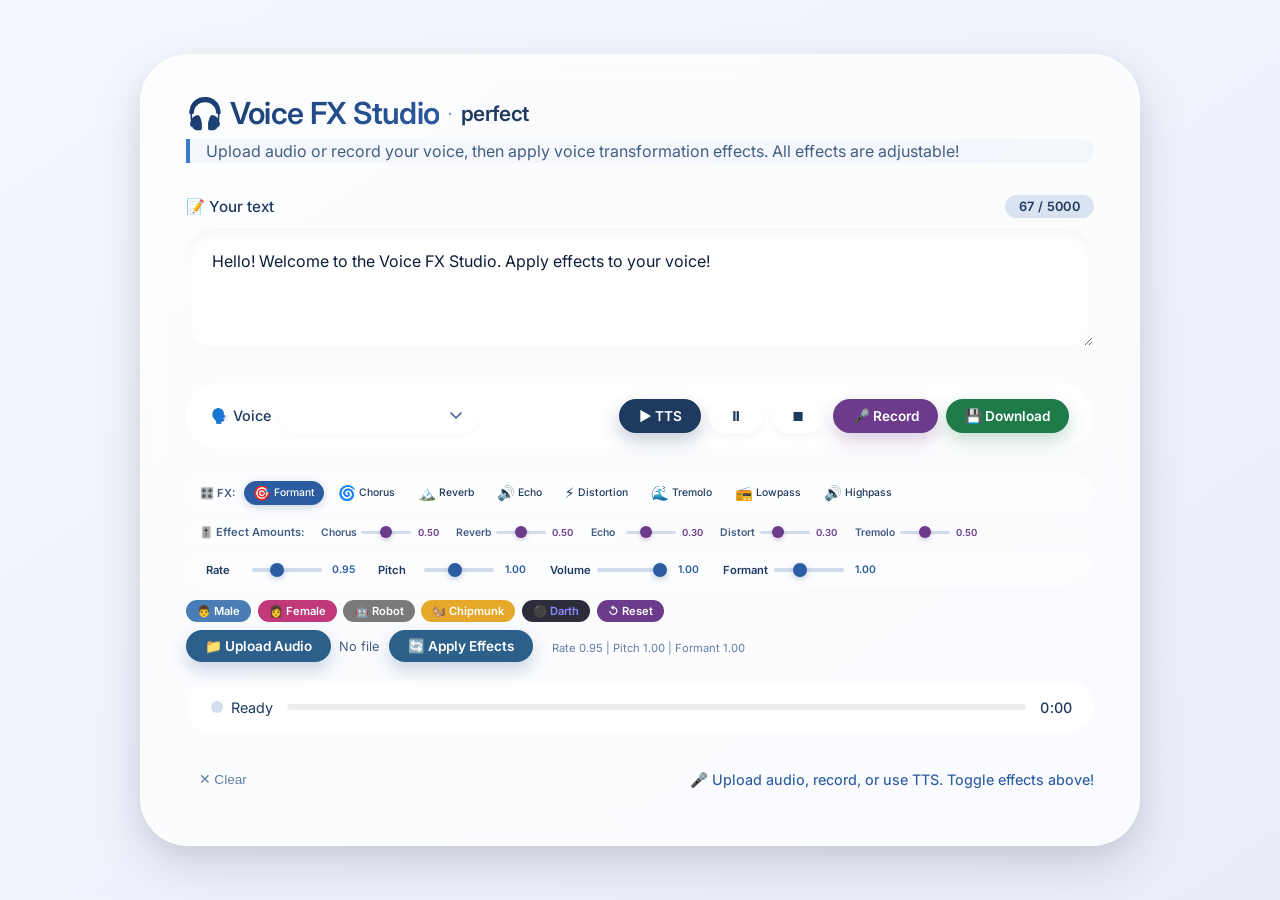
<file: login.html.html>
<!DOCTYPE html>
<html lang="en">
<head>
  <meta charset="UTF-8" />
  <meta name="viewport" content="width=device-width, initial-scale=1.0" />
  <title>✨ Voice FX Studio · Perfect Voice</title>
  <link rel="preconnect" href="https://fonts.googleapis.com" />
  <link rel="preconnect" href="https://fonts.gstatic.com" crossorigin />
  <link href="https://fonts.googleapis.com/css2?family=Inter:opsz,wght@14..32,400;14..32,500;14..32,600;14..32,700&display=swap" rel="stylesheet" />
  <style>
    * {
      margin: 0;
      padding: 0;
      box-sizing: border-box;
    }

    body {
      background: linear-gradient(145deg, #f5f7fe 0%, #e9edf9 100%);
      min-height: 100vh;
      display: flex;
      align-items: center;
      justify-content: center;
      font-family: 'Inter', system-ui, -apple-system, sans-serif;
      padding: 1.5rem;
    }

    .card {
      max-width: 1000px;
      width: 100%;
      background: rgba(255, 255, 255, 0.75);
      backdrop-filter: blur(12px);
      -webkit-backdrop-filter: blur(12px);
      border-radius: 3rem;
      padding: 2.5rem 2.8rem 3rem;
      box-shadow: 0 20px 50px rgba(0, 10, 30, 0.12), 0 8px 24px rgba(0, 20, 40, 0.06), inset 0 1px 2px rgba(255, 255, 255, 0.7);
      border: 1px solid rgba(255, 255, 255, 0.5);
      transition: all 0.2s ease;
    }

    .card:hover {
      box-shadow: 0 30px 60px rgba(18, 30, 60, 0.15);
    }

    h1 {
      display: flex;
      align-items: center;
      gap: 0.5rem;
      font-weight: 600;
      font-size: 1.9rem;
      letter-spacing: -0.02em;
      color: #0b1a33;
      margin-bottom: 0.4rem;
    }

    h1 span {
      background: linear-gradient(135deg, #1a3a6b, #2b5ba0);
      -webkit-background-clip: text;
      -webkit-text-fill-color: transparent;
      background-clip: text;
    }

    .subhead {
      font-size: 1rem;
      color: #445e82;
      margin-bottom: 2rem;
      font-weight: 400;
      border-left: 4px solid #3b7bc9;
      padding-left: 1rem;
      background: rgba(59, 123, 201, 0.04);
      border-radius: 0 12px 12px 0;
      line-height: 1.5;
    }

    .input-section {
      margin-bottom: 2rem;
    }

    .input-label {
      display: flex;
      justify-content: space-between;
      align-items: center;
      font-weight: 500;
      font-size: 0.95rem;
      color: #1f3a5f;
      margin-bottom: 0.6rem;
      flex-wrap: wrap;
      gap: 0.3rem 0.8rem;
    }

    .char-counter {
      background: #dae3f2;
      padding: 0.25rem 0.9rem;
      border-radius: 40px;
      font-size: 0.8rem;
      font-weight: 600;
      color: #1f3a5f;
      letter-spacing: 0.3px;
      white-space: nowrap;
    }

    .char-counter.warning {
      background: #f9e0b0;
      color: #7a5d1a;
    }

    .char-counter.danger {
      background: #f8d0d0;
      color: #a12b2b;
    }

    textarea {
      width: 100%;
      border: none;
      background: white;
      border-radius: 28px;
      padding: 1.3rem 1.6rem;
      font-size: 1rem;
      line-height: 1.6;
      font-family: 'Inter', sans-serif;
      resize: vertical;
      min-height: 120px;
      color: #0c1d38;
      box-shadow: inset 0 6px 12px rgba(0, 10, 30, 0.04), 0 2px 6px rgba(0, 0, 0, 0.02);
      border: 1px solid rgba(255, 255, 255, 0.8);
      transition: box-shadow 0.2s, border 0.2s;
    }

    textarea:focus {
      outline: none;
      border-color: #6f9edb;
      box-shadow: 0 0 0 4px rgba(59, 123, 201, 0.2), inset 0 4px 10px rgba(0, 0, 0, 0.02);
    }

    textarea::placeholder {
      color: #94acc9;
      font-weight: 400;
    }

    .controls {
      display: flex;
      flex-wrap: wrap;
      align-items: center;
      gap: 1rem 1.5rem;
      margin: 1.8rem 0 1.5rem;
      background: rgba(255, 255, 255, 0.4);
      padding: 0.9rem 1.5rem;
      border-radius: 48px;
      backdrop-filter: blur(4px);
      border: 1px solid rgba(255, 255, 255, 0.6);
    }

    .voice-selector {
      display: flex;
      align-items: center;
      gap: 0.5rem;
      flex-wrap: wrap;
    }

    .voice-selector label {
      font-weight: 500;
      color: #1f3a5f;
      font-size: 0.9rem;
    }

    select {
      background: white;
      border: none;
      padding: 0.5rem 1.2rem 0.5rem 1rem;
      border-radius: 40px;
      font-family: 'Inter', sans-serif;
      font-weight: 500;
      color: #0b1a33;
      font-size: 0.9rem;
      box-shadow: 0 2px 6px rgba(0, 0, 0, 0.03);
      border: 1px solid rgba(255, 255, 255, 0.6);
      cursor: pointer;
      transition: 0.15s;
      appearance: none;
      background-image: url("data:image/svg+xml,%3Csvg xmlns='http://www.w3.org/2000/svg' width='12' height='8' viewBox='0 0 12 8'%3E%3Cpath d='M1 1l5 5 5-5' stroke='%232b5ba0' stroke-width='1.5' fill='none' stroke-linecap='round'/%3E%3C/svg%3E");
      background-repeat: no-repeat;
      background-position: right 1rem center;
      padding-right: 2.5rem;
      min-width: 200px;
    }

    select:hover {
      background-color: #f3f7ff;
      border-color: #6f9edb;
    }

    select:focus {
      outline: none;
      box-shadow: 0 0 0 3px rgba(59, 123, 201, 0.25);
    }

    .equalizer {
      display: flex;
      flex-wrap: wrap;
      align-items: center;
      gap: 0.6rem 1.2rem;
      background: rgba(255, 255, 255, 0.3);
      padding: 0.6rem 1.2rem;
      border-radius: 40px;
      border: 1px solid rgba(255, 255, 255, 0.4);
      margin-bottom: 0.8rem;
      width: 100%;
    }

    .eq-control {
      display: flex;
      align-items: center;
      gap: 0.4rem;
    }

    .eq-control label {
      font-size: 0.7rem;
      font-weight: 600;
      color: #1f3a5f;
      min-width: 40px;
    }

    .eq-control input[type="range"] {
      width: 70px;
      height: 4px;
      -webkit-appearance: none;
      background: #d0dceb;
      border-radius: 4px;
      outline: none;
      transition: background 0.2s;
    }

    .eq-control input[type="range"]::-webkit-slider-thumb {
      -webkit-appearance: none;
      width: 14px;
      height: 14px;
      border-radius: 50%;
      background: #2b5ba0;
      cursor: pointer;
      box-shadow: 0 2px 6px rgba(43, 91, 160, 0.3);
      transition: 0.15s;
    }

    .eq-control input[type="range"]::-webkit-slider-thumb:hover {
      transform: scale(1.15);
    }

    .eq-control input[type="range"]::-moz-range-thumb {
      width: 14px;
      height: 14px;
      border-radius: 50%;
      border: none;
      background: #2b5ba0;
      cursor: pointer;
    }

    .eq-value {
      font-size: 0.65rem;
      font-weight: 600;
      color: #2b5ba0;
      min-width: 30px;
      text-align: center;
    }

    .action-buttons {
      display: flex;
      flex: 1;
      justify-content: flex-end;
      gap: 0.5rem;
      flex-wrap: wrap;
    }

    .btn {
      display: inline-flex;
      align-items: center;
      justify-content: center;
      gap: 0.4rem;
      background: white;
      border: none;
      padding: 0.5rem 1.2rem;
      border-radius: 60px;
      font-weight: 600;
      font-size: 0.85rem;
      font-family: 'Inter', sans-serif;
      color: #1f3a5f;
      box-shadow: 0 4px 8px rgba(0, 10, 30, 0.04);
      border: 1px solid rgba(255, 255, 255, 0.7);
      transition: all 0.15s ease;
      cursor: pointer;
      background: rgba(255, 255, 255, 0.7);
      backdrop-filter: blur(2px);
    }

    .btn-primary {
      background: #1f3a5f;
      color: white;
      border: none;
      box-shadow: 0 8px 18px rgba(26, 58, 107, 0.25);
    }

    .btn-primary:hover {
      background: #2b4d7a;
      transform: scale(1.02);
      box-shadow: 0 10px 24px rgba(26, 58, 107, 0.3);
    }

    .btn-primary:active {
      transform: scale(0.97);
    }

    .btn-secondary {
      background: rgba(255, 255, 255, 0.6);
      backdrop-filter: blur(4px);
      border: 1px solid rgba(255, 255, 255, 0.8);
    }

    .btn-secondary:hover {
      background: white;
      border-color: #a0bbdd;
    }

    .btn-success {
      background: #1f7a4a;
      color: white;
      border: none;
      box-shadow: 0 8px 18px rgba(31, 122, 74, 0.25);
    }

    .btn-success:hover {
      background: #26965a;
      transform: scale(1.02);
      box-shadow: 0 10px 24px rgba(31, 122, 74, 0.3);
    }

    .btn-purple {
      background: #6c3b8c;
      color: white;
      border: none;
      box-shadow: 0 8px 18px rgba(108, 59, 140, 0.25);
    }

    .btn-purple:hover {
      background: #7f4aa3;
      transform: scale(1.02);
      box-shadow: 0 10px 24px rgba(108, 59, 140, 0.3);
    }

    .btn-file {
      background: #2c5f8a;
      color: white;
      border: none;
      box-shadow: 0 8px 18px rgba(44, 95, 138, 0.25);
    }

    .btn-file:hover {
      background: #3a78a8;
      transform: scale(1.02);
    }

    .btn:disabled {
      opacity: 0.5;
      pointer-events: none;
      filter: grayscale(0.3);
    }

    .playback-status {
      display: flex;
      align-items: center;
      gap: 0.9rem;
      font-size: 0.9rem;
      color: #1f3a5f;
      background: rgba(255, 255, 255, 0.3);
      padding: 0.3rem 0.3rem 0.3rem 1.5rem;
      border-radius: 60px;
      backdrop-filter: blur(2px);
      border: 1px solid rgba(255, 255, 255, 0.3);
      min-height: 3.2rem;
      flex-wrap: wrap;
    }

    .status-indicator {
      display: flex;
      align-items: center;
      gap: 0.5rem;
    }

    .pulse-dot {
      display: inline-block;
      width: 12px;
      height: 12px;
      background: #3b7bc9;
      border-radius: 20px;
      transition: 0.2s;
    }

    .pulse-dot.idle {
      background: #b2c9e5;
      opacity: 0.6;
    }

    .pulse-dot.speaking {
      background: #1f8b4c;
      animation: pulse 1s infinite;
      box-shadow: 0 0 0 2px rgba(31, 139, 76, 0.3);
    }

    .pulse-dot.recording {
      background: #c0392b;
      animation: pulse 0.6s infinite;
      box-shadow: 0 0 0 2px rgba(192, 57, 43, 0.3);
    }

    @keyframes pulse {
      0% {
        transform: scale(1);
        opacity: 1;
      }
      50% {
        transform: scale(1.2);
        opacity: 0.7;
      }
      100% {
        transform: scale(1);
        opacity: 1;
      }
    }

    .progress-bar {
      flex: 1;
      min-width: 100px;
      height: 6px;
      background: rgba(0, 0, 0, 0.07);
      border-radius: 20px;
      overflow: hidden;
    }

    .progress-fill {
      height: 100%;
      width: 0%;
      background: linear-gradient(90deg, #2b5ba0, #5f92d4);
      border-radius: 20px;
      transition: width 0.1s linear;
    }

    .time-label {
      font-variant-numeric: tabular-nums;
      font-weight: 500;
      color: #1f3a5f;
      letter-spacing: 0.3px;
      min-width: 48px;
    }

    .footer-actions {
      margin-top: 1.8rem;
      display: flex;
      flex-wrap: wrap;
      align-items: center;
      justify-content: space-between;
      gap: 0.8rem;
    }

    .clear-btn {
      background: transparent;
      border: none;
      color: #5f7da3;
      font-weight: 500;
      font-size: 0.85rem;
      padding: 0.3rem 0.8rem;
      border-radius: 30px;
      cursor: pointer;
      transition: 0.15s;
      display: flex;
      align-items: center;
      gap: 0.3rem;
    }

    .clear-btn:hover {
      background: rgba(0, 0, 0, 0.03);
      color: #1a2f4b;
    }

    .message {
      margin-top: 0.6rem;
      font-size: 0.9rem;
      color: #2b5ba0;
      min-height: 1.6rem;
      font-weight: 450;
    }

    .download-progress {
      margin-top: 0.5rem;
      height: 4px;
      width: 100%;
      background: #e0e7f0;
      border-radius: 4px;
      overflow: hidden;
      display: none;
    }

    .download-progress.active {
      display: block;
    }

    .download-progress-bar {
      height: 100%;
      width: 0%;
      background: linear-gradient(90deg, #27ae60, #2ecc71);
      border-radius: 4px;
      transition: width 0.3s ease;
    }

    .file-input-wrapper {
      display: inline-flex;
      align-items: center;
      gap: 0.5rem;
      flex-wrap: wrap;
    }

    .file-input-wrapper input[type="file"] {
      display: none;
    }

    .file-label {
      display: inline-flex;
      align-items: center;
      gap: 0.5rem;
      padding: 0.5rem 1.2rem;
      border-radius: 60px;
      font-weight: 600;
      font-size: 0.85rem;
      font-family: 'Inter', sans-serif;
      background: #2c5f8a;
      color: white;
      border: none;
      cursor: pointer;
      transition: all 0.15s ease;
      box-shadow: 0 8px 18px rgba(44, 95, 138, 0.25);
    }

    .file-label:hover {
      background: #3a78a8;
      transform: scale(1.02);
    }

    .file-label:active {
      transform: scale(0.97);
    }

    .file-name {
      font-size: 0.8rem;
      color: #445e82;
      max-width: 150px;
      overflow: hidden;
      text-overflow: ellipsis;
      white-space: nowrap;
    }

    .preset-buttons {
      display: flex;
      gap: 0.4rem;
      flex-wrap: wrap;
      margin: 0.3rem 0 0.5rem 0;
    }

    .preset-btn {
      padding: 0.25rem 0.7rem;
      border-radius: 20px;
      border: none;
      font-size: 0.7rem;
      font-weight: 600;
      cursor: pointer;
      transition: all 0.15s ease;
      font-family: 'Inter', sans-serif;
    }

    .preset-btn:hover {
      transform: scale(1.05);
    }

    .preset-male {
      background: #4a7db5;
      color: white;
    }

    .preset-female {
      background: #c0397a;
      color: white;
    }

    .preset-robot {
      background: #7a7a7a;
      color: white;
    }

    .preset-chipmunk {
      background: #e6a82b;
      color: white;
    }

    .preset-darth {
      background: #2c2c3a;
      color: #8a8aff;
    }

    .voice-info {
      font-size: 0.7rem;
      color: #5f7da3;
      background: rgba(255, 255, 255, 0.4);
      padding: 0.15rem 0.6rem;
      border-radius: 12px;
      display: inline-block;
      margin-top: 0.2rem;
    }

    .effect-toggles {
      display: flex;
      flex-wrap: wrap;
      gap: 0.3rem;
      margin: 0.3rem 0 0.5rem 0;
      padding: 0.4rem 0.8rem;
      background: rgba(255, 255, 255, 0.3);
      border-radius: 20px;
      border: 1px solid rgba(255, 255, 255, 0.4);
      align-items: center;
    }

    .effect-toggle {
      display: flex;
      align-items: center;
      gap: 0.2rem;
      font-size: 0.7rem;
      font-weight: 500;
      color: #1f3a5f;
      cursor: pointer;
      padding: 0.15rem 0.5rem;
      border-radius: 12px;
      transition: all 0.15s ease;
      background: rgba(255, 255, 255, 0.3);
      border: 1px solid transparent;
    }

    .effect-toggle:hover {
      background: rgba(255, 255, 255, 0.6);
    }

    .effect-toggle.active {
      background: #2b5ba0;
      color: white;
      box-shadow: 0 2px 8px rgba(43, 91, 160, 0.25);
      border-color: #2b5ba0;
    }

    .effect-toggle input[type="checkbox"] {
      display: none;
    }

    .effect-label {
      display: flex;
      align-items: center;
      gap: 0.2rem;
    }

    .effect-label .emoji {
      font-size: 0.9rem;
    }

    .effect-label .name {
      font-size: 0.65rem;
    }

    .effects-sliders {
      display: flex;
      flex-wrap: wrap;
      gap: 0.4rem 1rem;
      align-items: center;
      background: rgba(255, 255, 255, 0.2);
      padding: 0.3rem 0.8rem;
      border-radius: 16px;
      margin-bottom: 0.5rem;
    }

    .effects-sliders .slider-group {
      display: flex;
      align-items: center;
      gap: 0.3rem;
    }

    .effects-sliders .slider-group label {
      font-size: 0.65rem;
      font-weight: 600;
      color: #445e82;
      min-width: 30px;
    }

    .effects-sliders .slider-group input[type="range"] {
      width: 50px;
      height: 3px;
      -webkit-appearance: none;
      background: #d0dceb;
      border-radius: 4px;
      outline: none;
    }

    .effects-sliders .slider-group input[type="range"]::-webkit-slider-thumb {
      -webkit-appearance: none;
      width: 12px;
      height: 12px;
      border-radius: 50%;
      background: #6c3b8c;
      cursor: pointer;
      box-shadow: 0 2px 4px rgba(108, 59, 140, 0.3);
    }

    .effects-sliders .slider-group input[type="range"]::-moz-range-thumb {
      width: 12px;
      height: 12px;
      border-radius: 50%;
      border: none;
      background: #6c3b8c;
      cursor: pointer;
    }

    .effects-sliders .slider-group .val {
      font-size: 0.6rem;
      font-weight: 600;
      color: #6c3b8c;
      min-width: 24px;
      text-align: center;
    }

    @media (max-width: 600px) {
      .card {
        padding: 1.8rem 1.2rem 2rem;
        border-radius: 2rem;
      }
      .controls {
        flex-direction: column;
        align-items: stretch;
        gap: 0.8rem;
        padding: 1.2rem;
        border-radius: 32px;
      }
      .action-buttons {
        justify-content: stretch;
      }
      .btn {
        flex: 1;
        justify-content: center;
        font-size: 0.8rem;
        padding: 0.4rem 0.8rem;
      }
      .playback-status {
        padding: 0.5rem 0.8rem 0.5rem 1.2rem;
        gap: 0.5rem;
      }
      .voice-selector {
        flex-wrap: wrap;
      }
      .equalizer {
        flex-direction: column;
        align-items: stretch;
        gap: 0.4rem;
      }
      .eq-control input[type="range"] {
        width: 100%;
        flex: 1;
      }
      .eq-control {
        flex-wrap: wrap;
      }
      select {
        min-width: 100%;
      }
      .preset-buttons {
        justify-content: center;
      }
      .effect-toggles {
        justify-content: center;
      }
      .effects-sliders {
        flex-direction: column;
        align-items: stretch;
        gap: 0.3rem;
      }
      .effects-sliders .slider-group {
        justify-content: space-between;
      }
      .effects-sliders .slider-group input[type="range"] {
        flex: 1;
        width: auto;
      }
    }

    @media (max-width: 450px) {
      h1 {
        font-size: 1.6rem;
      }
      textarea {
        min-height: 100px;
        padding: 1rem;
      }
    }
  </style>
</head>
<body>

  <div class="card">
    <h1>
      <span>🎧 Voice FX Studio</span>
      <span style="font-weight:300; font-size:1.6rem; background: none; -webkit-text-fill-color: #8aa3c7;">·</span>
      <span style="font-size:1.3rem; background: none; -webkit-text-fill-color: #1f3a5f;">perfect</span>
    </h1>
    <div class="subhead">
      Upload audio or record your voice, then apply voice transformation effects. All effects are adjustable!
    </div>

    <div class="input-section">
      <div class="input-label">
        <label for="textInput">📝 Your text</label>
        <span class="char-counter" id="charCounter">0 / 5000</span>
      </div>
      <textarea id="textInput" placeholder="Write something… or just use this for TTS">Hello! Welcome to the Voice FX Studio. Apply effects to your voice!</textarea>
    </div>

    <div class="controls">
      <div class="voice-selector">
        <label for="voiceSelect">🗣️ Voice</label>
        <select id="voiceSelect"></select>
      </div>
      <div class="action-buttons">
        <button class="btn btn-primary" id="speakBtn">▶ TTS</button>
        <button class="btn btn-secondary" id="pauseBtn">⏸</button>
        <button class="btn btn-secondary" id="stopBtn">⏹</button>
        <button class="btn btn-purple" id="recordBtn">🎤 Record</button>
        <button class="btn btn-success" id="downloadBtn">💾 Download</button>
      </div>
    </div>

    <!-- Effect Toggles -->
    <div class="effect-toggles" id="effectToggles">
      <span style="font-size:0.7rem;font-weight:600;color:#445e82;margin-right:0.2rem;">🎛️ FX:</span>
      <label class="effect-toggle active" data-effect="formant">
        <input type="checkbox" checked />
        <span class="effect-label"><span class="emoji">🎯</span><span class="name">Formant</span></span>
      </label>
      <label class="effect-toggle" data-effect="chorus">
        <input type="checkbox" />
        <span class="effect-label"><span class="emoji">🌀</span><span class="name">Chorus</span></span>
      </label>
      <label class="effect-toggle" data-effect="reverb">
        <input type="checkbox" />
        <span class="effect-label"><span class="emoji">🏔️</span><span class="name">Reverb</span></span>
      </label>
      <label class="effect-toggle" data-effect="echo">
        <input type="checkbox" />
        <span class="effect-label"><span class="emoji">🔊</span><span class="name">Echo</span></span>
      </label>
      <label class="effect-toggle" data-effect="distortion">
        <input type="checkbox" />
        <span class="effect-label"><span class="emoji">⚡</span><span class="name">Distortion</span></span>
      </label>
      <label class="effect-toggle" data-effect="tremolo">
        <input type="checkbox" />
        <span class="effect-label"><span class="emoji">🌊</span><span class="name">Tremolo</span></span>
      </label>
      <label class="effect-toggle" data-effect="lowpass">
        <input type="checkbox" />
        <span class="effect-label"><span class="emoji">📻</span><span class="name">Lowpass</span></span>
      </label>
      <label class="effect-toggle" data-effect="highpass">
        <input type="checkbox" />
        <span class="effect-label"><span class="emoji">🔊</span><span class="name">Highpass</span></span>
      </label>
    </div>

    <!-- Effect Sliders (new adjustable effects) -->
    <div class="effects-sliders" id="effectsSliders">
      <span style="font-size:0.7rem;font-weight:600;color:#445e82;">🎚️ Effect Amounts:</span>
      <div class="slider-group">
        <label>Chorus</label>
        <input type="range" id="chorusAmount" min="0" max="1" step="0.05" value="0.5" />
        <span class="val" id="chorusVal">0.50</span>
      </div>
      <div class="slider-group">
        <label>Reverb</label>
        <input type="range" id="reverbAmount" min="0" max="1" step="0.05" value="0.5" />
        <span class="val" id="reverbVal">0.50</span>
      </div>
      <div class="slider-group">
        <label>Echo</label>
        <input type="range" id="echoAmount" min="0" max="0.8" step="0.05" value="0.3" />
        <span class="val" id="echoVal">0.30</span>
      </div>
      <div class="slider-group">
        <label>Distort</label>
        <input type="range" id="distortAmount" min="0" max="1" step="0.05" value="0.3" />
        <span class="val" id="distortVal">0.30</span>
      </div>
      <div class="slider-group">
        <label>Tremolo</label>
        <input type="range" id="tremoloAmount" min="0" max="1" step="0.05" value="0.5" />
        <span class="val" id="tremoloVal">0.50</span>
      </div>
    </div>

    <!-- Equalizer Controls -->
    <div class="equalizer">
      <div class="eq-control">
        <label>Rate</label>
        <input type="range" id="rateControl" min="0.25" max="2.5" step="0.05" value="0.95" />
        <span class="eq-value" id="rateValue">0.95</span>
      </div>
      <div class="eq-control">
        <label>Pitch</label>
        <input type="range" id="pitchControl" min="0.25" max="2.0" step="0.05" value="1.0" />
        <span class="eq-value" id="pitchValue">1.00</span>
      </div>
      <div class="eq-control">
        <label>Volume</label>
        <input type="range" id="volumeControl" min="0" max="1" step="0.05" value="1.0" />
        <span class="eq-value" id="volumeValue">1.00</span>
      </div>
      <div class="eq-control">
        <label>Formant</label>
        <input type="range" id="formantControl" min="0.5" max="2.0" step="0.05" value="1.0" />
        <span class="eq-value" id="formantValue">1.00</span>
      </div>
    </div>

    <!-- Preset Buttons -->
    <div class="preset-buttons">
      <button class="preset-btn preset-male" data-rate="0.85" data-pitch="0.85" data-formant="0.80">👨 Male</button>
      <button class="preset-btn preset-female" data-rate="1.15" data-pitch="1.35" data-formant="1.30">👩 Female</button>
      <button class="preset-btn preset-robot" data-rate="1.2" data-pitch="0.6" data-formant="0.5">🤖 Robot</button>
      <button class="preset-btn preset-chipmunk" data-rate="1.8" data-pitch="1.8" data-formant="1.6">🐿️ Chipmunk</button>
      <button class="preset-btn preset-darth" data-rate="0.7" data-pitch="0.5" data-formant="0.5">⚫ Darth</button>
      <button class="preset-btn" style="background:#6c3b8c;color:white;" id="resetPresetBtn">↺ Reset</button>
    </div>

    <div style="display: flex; flex-wrap: wrap; gap: 0.6rem; margin-bottom: 1.2rem; align-items: center;">
      <div class="file-input-wrapper">
        <label for="fileInput" class="file-label">📁 Upload Audio</label>
        <input type="file" id="fileInput" accept="audio/*" />
        <span class="file-name" id="fileName">No file</span>
      </div>
      <button class="btn btn-file" id="convertFileBtn">🔄 Apply Effects</button>
      <span class="voice-info" id="voiceInfo">Rate 0.95 | Pitch 1.00 | Formant 1.00</span>
    </div>

    <div class="playback-status">
      <div class="status-indicator">
        <span class="pulse-dot idle" id="statusDot"></span>
        <span id="statusText">Ready</span>
      </div>
      <div class="progress-bar" id="progressBar">
        <div class="progress-fill" id="progressFill"></div>
      </div>
      <span class="time-label" id="timeLabel">0:00</span>
    </div>

    <div class="download-progress" id="downloadProgress">
      <div class="download-progress-bar" id="downloadProgressBar"></div>
    </div>

    <div class="footer-actions">
      <button class="clear-btn" id="clearBtn">✕ Clear</button>
      <div class="message" id="messageBox">✨ Upload audio or record, then toggle effects!</div>
    </div>
  </div>

  <script>
    (function() {
      "use strict";

      // DOM refs
      const textarea = document.getElementById('textInput');
      const charCounter = document.getElementById('charCounter');
      const voiceSelect = document.getElementById('voiceSelect');
      const speakBtn = document.getElementById('speakBtn');
      const pauseBtn = document.getElementById('pauseBtn');
      const stopBtn = document.getElementById('stopBtn');
      const downloadBtn = document.getElementById('downloadBtn');
      const clearBtn = document.getElementById('clearBtn');
      const recordBtn = document.getElementById('recordBtn');
      const convertFileBtn = document.getElementById('convertFileBtn');
      const fileInput = document.getElementById('fileInput');
      const fileName = document.getElementById('fileName');
      const statusDot = document.getElementById('statusDot');
      const statusText = document.getElementById('statusText');
      const progressFill = document.getElementById('progressFill');
      const timeLabel = document.getElementById('timeLabel');
      const messageBox = document.getElementById('messageBox');
      const downloadProgress = document.getElementById('downloadProgress');
      const downloadProgressBar = document.getElementById('downloadProgressBar');
      const voiceInfo = document.getElementById('voiceInfo');
      const resetPresetBtn = document.getElementById('resetPresetBtn');

      // Equalizer controls
      const rateControl = document.getElementById('rateControl');
      const pitchControl = document.getElementById('pitchControl');
      const volumeControl = document.getElementById('volumeControl');
      const formantControl = document.getElementById('formantControl');
      const rateValue = document.getElementById('rateValue');
      const pitchValue = document.getElementById('pitchValue');
      const volumeValue = document.getElementById('volumeValue');
      const formantValue = document.getElementById('formantValue');

      // Effect amount sliders
      const chorusAmount = document.getElementById('chorusAmount');
      const reverbAmount = document.getElementById('reverbAmount');
      const echoAmount = document.getElementById('echoAmount');
      const distortAmount = document.getElementById('distortAmount');
      const tremoloAmount = document.getElementById('tremoloAmount');
      const chorusVal = document.getElementById('chorusVal');
      const reverbVal = document.getElementById('reverbVal');
      const echoVal = document.getElementById('echoVal');
      const distortVal = document.getElementById('distortVal');
      const tremoloVal = document.getElementById('tremoloVal');

      const MAX_CHARS = 5000;

      // State
      let speechSynthesis = window.speechSynthesis;
      let utterance = null;
      let isSpeaking = false;
      let isPaused = false;
      let currentVoice = null;
      let progressInterval = null;
      let currentDuration = 0;
      let isRecording = false;
      let audioChunks = [];
      let mediaRecorder = null;
      let recordingStream = null;
      let isChangingVoice = false;
      let uploadedAudioBuffer = null;
      let audioContext = null;
      let currentSource = null;
      let currentGainNode = null;
      let currentFilterNodes = [];
      let currentDelayNode = null;
      let currentConvolver = null;
      let currentOscillator = null;
      let currentChorusOsc = null;

      // Update effect slider displays
      function updateEffectDisplays() {
        chorusVal.textContent = parseFloat(chorusAmount.value).toFixed(2);
        reverbVal.textContent = parseFloat(reverbAmount.value).toFixed(2);
        echoVal.textContent = parseFloat(echoAmount.value).toFixed(2);
        distortVal.textContent = parseFloat(distortAmount.value).toFixed(2);
        tremoloVal.textContent = parseFloat(tremoloAmount.value).toFixed(2);
      }

      chorusAmount.addEventListener('input', updateEffectDisplays);
      reverbAmount.addEventListener('input', updateEffectDisplays);
      echoAmount.addEventListener('input', updateEffectDisplays);
      distortAmount.addEventListener('input', updateEffectDisplays);
      tremoloAmount.addEventListener('input', updateEffectDisplays);
      updateEffectDisplays();

      // ----- Update voice info display -----
      function updateVoiceInfo() {
        const rate = parseFloat(rateControl.value);
        const pitch = parseFloat(pitchControl.value);
        const formant = parseFloat(formantControl.value);
        voiceInfo.textContent = `Rate ${rate.toFixed(2)} | Pitch ${pitch.toFixed(2)} | Formant ${formant.toFixed(2)}`;
      }

      // ----- Effect toggles -----
      function getActiveEffects() {
        const toggles = document.querySelectorAll('.effect-toggle');
        const active = [];
        toggles.forEach(toggle => {
          const checkbox = toggle.querySelector('input[type="checkbox"]');
          if (checkbox && checkbox.checked) {
            active.push(toggle.dataset.effect);
          }
        });
        return active;
      }

      document.querySelectorAll('.effect-toggle').forEach(toggle => {
        toggle.addEventListener('click', function(e) {
          if (e.target.tagName === 'INPUT') return;
          const checkbox = this.querySelector('input[type="checkbox"]');
          if (checkbox) {
            checkbox.checked = !checkbox.checked;
            this.classList.toggle('active');
          }
        });
        const checkbox = toggle.querySelector('input[type="checkbox"]');
        if (checkbox) {
          checkbox.addEventListener('change', function() {
            toggle.classList.toggle('active', this.checked);
          });
        }
      });

      // ----- character counter -----
      function updateCharCount() {
        const len = textarea.value.length;
        charCounter.textContent = `${len} / ${MAX_CHARS}`;
        charCounter.classList.remove('warning', 'danger');
        if (len > MAX_CHARS) {
          charCounter.classList.add('danger');
          textarea.value = textarea.value.substring(0, MAX_CHARS);
          updateCharCount();
          messageBox.textContent = `⚠️ Limit is ${MAX_CHARS} characters. Text was trimmed.`;
          return;
        } else if (len > MAX_CHARS * 0.85) {
          charCounter.classList.add('warning');
        }
      }

      textarea.addEventListener('input', function(e) {
        const len = textarea.value.length;
        if (len > MAX_CHARS) {
          textarea.value = textarea.value.substring(0, MAX_CHARS);
          messageBox.textContent = `⚠️ Maximum ${MAX_CHARS} characters allowed. Extra text removed.`;
        }
        updateCharCount();
        if (!isSpeaking && !isPaused) {
          progressFill.style.width = '0%';
          timeLabel.textContent = '0:00';
          clearProgressInterval();
        }
      });
      updateCharCount();

      // ----- Equalizer controls -----
      function updateRateDisplay() {
        rateValue.textContent = parseFloat(rateControl.value).toFixed(2);
        updateVoiceInfo();
      }

      function updatePitchDisplay() {
        pitchValue.textContent = parseFloat(pitchControl.value).toFixed(2);
        updateVoiceInfo();
      }

      function updateVolumeDisplay() {
        volumeValue.textContent = parseFloat(volumeControl.value).toFixed(2);
      }

      function updateFormantDisplay() {
        formantValue.textContent = parseFloat(formantControl.value).toFixed(2);
        updateVoiceInfo();
      }

      rateControl.addEventListener('input', updateRateDisplay);
      pitchControl.addEventListener('input', updatePitchDisplay);
      volumeControl.addEventListener('input', updateVolumeDisplay);
      formantControl.addEventListener('input', updateFormantDisplay);

      // ----- Preset buttons -----
      document.querySelectorAll('.preset-btn[data-rate]').forEach(btn => {
        btn.addEventListener('click', function() {
          const rate = parseFloat(this.dataset.rate);
          const pitch = parseFloat(this.dataset.pitch);
          const formant = parseFloat(this.dataset.formant);
          rateControl.value = rate;
          pitchControl.value = pitch;
          formantControl.value = formant;
          updateRateDisplay();
          updatePitchDisplay();
          updateFormantDisplay();
          messageBox.textContent = `🎛️ Applied preset: ${this.textContent.trim()}`;
        });
      });

      resetPresetBtn.addEventListener('click', function() {
        rateControl.value = 0.95;
        pitchControl.value = 1.0;
        formantControl.value = 1.0;
        chorusAmount.value = 0.5;
        reverbAmount.value = 0.5;
        echoAmount.value = 0.3;
        distortAmount.value = 0.3;
        tremoloAmount.value = 0.5;
        updateRateDisplay();
        updatePitchDisplay();
        updateFormantDisplay();
        updateEffectDisplays();
        messageBox.textContent = '↺ Reset to default settings';
      });

      // ----- voices -----
      function loadVoices() {
        const available = speechSynthesis.getVoices();
        if (!available || available.length === 0) return;

        const currentSelected = voiceSelect.value;
        voiceSelect.innerHTML = '';

        const enVoices = available.filter(v => v.lang.startsWith('en'));
        const maleVoices = [];
        const femaleVoices = [];
        const otherVoices = [];

        enVoices.forEach(voice => {
          const name = voice.name.toLowerCase();
          if (name.includes('male') || name.includes('man') || name.includes('guy') ||
              name.includes('david') || name.includes('daniel') || name.includes('mark') ||
              name.includes('john') || name.includes('james') || name.includes('michael') ||
              name.includes('robert') || name.includes('william') || name.includes('thomas') ||
              name.includes('christopher') || name.includes('matthew') || name.includes('andrew') ||
              name.includes('paul') || name.includes('george') || name.includes('jack') ||
              name.includes('oliver') || name.includes('charlie') || name.includes('harry') ||
              name.includes('jake') || name.includes('liam') || name.includes('noah') ||
              name.includes('ethan') || name.includes('logan') || name.includes('ben') ||
              name.includes('sam') || name.includes('alex') || name.includes('max')) {
            maleVoices.push(voice);
          } else if (name.includes('female') || name.includes('woman') || name.includes('girl') ||
                     name.includes('sarah') || name.includes('emma') || name.includes('olivia') ||
                     name.includes('ava') || name.includes('mia') || name.includes('sophia') ||
                     name.includes('amelia') || name.includes('elizabeth') || name.includes('charlotte') ||
                     name.includes('grace') || name.includes('hannah') || name.includes('lily') ||
                     name.includes('rose') || name.includes('ella') || name.includes('sophie') ||
                     name.includes('zoe') || name.includes('luna') || name.includes('stella')) {
            femaleVoices.push(voice);
          } else {
            otherVoices.push(voice);
          }
        });

        if (maleVoices.length > 0) {
          const maleGroup = document.createElement('optgroup');
          maleGroup.label = '👨 Male Voices';
          maleVoices.forEach(voice => {
            const option = document.createElement('option');
            option.value = voice.voiceURI;
            option.textContent = `${voice.name} (${voice.lang})`;
            maleGroup.appendChild(option);
          });
          voiceSelect.appendChild(maleGroup);
        }

        if (femaleVoices.length > 0) {
          const femaleGroup = document.createElement('optgroup');
          femaleGroup.label = '👩 Female Voices';
          femaleVoices.forEach(voice => {
            const option = document.createElement('option');
            option.value = voice.voiceURI;
            option.textContent = `${voice.name} (${voice.lang})`;
            femaleGroup.appendChild(option);
          });
          voiceSelect.appendChild(femaleGroup);
        }

        if (otherVoices.length > 0) {
          const otherGroup = document.createElement('optgroup');
          otherGroup.label = '🔊 Other Voices';
          otherVoices.forEach(voice => {
            const option = document.createElement('option');
            option.value = voice.voiceURI;
            option.textContent = `${voice.name} (${voice.lang})`;
            otherGroup.appendChild(option);
          });
          voiceSelect.appendChild(otherGroup);
        }

        if (maleVoices.length > 0) voiceSelect.value = maleVoices[0].voiceURI;
        else if (femaleVoices.length > 0) voiceSelect.value = femaleVoices[0].voiceURI;

        if (currentSelected && [...voiceSelect.querySelectorAll('option')].some(o => o.value === currentSelected)) {
          voiceSelect.value = currentSelected;
        }
        setCurrentVoiceFromSelect();
        if (enVoices.length === 0) {
          messageBox.textContent = '⚠️ No English voices found.';
        } else {
          messageBox.textContent = '✅ Voice ready. Upload audio or record!';
        }
      }

      function setCurrentVoiceFromSelect() {
        const selectedURI = voiceSelect.value;
        const voices = speechSynthesis.getVoices();
        const found = voices.find(v => v.voiceURI === selectedURI);
        currentVoice = found || (voices.length > 0 ? voices[0] : null);
      }

      if (speechSynthesis.onvoiceschanged !== undefined) {
        speechSynthesis.onvoiceschanged = loadVoices;
      }
      setTimeout(loadVoices, 100);
      voiceSelect.addEventListener('change', function() {
        setCurrentVoiceFromSelect();
        if (!isSpeaking && !isPaused) {
          messageBox.textContent = `🔊 Voice selected: ${currentVoice ? currentVoice.name : 'default'}`;
        }
      });

      // ----- TTS functions -----
      function createUtterance(text) {
        if (!text || text.trim() === '') {
          messageBox.textContent = '✏️ Please enter some text.';
          return null;
        }
        if (text.length > MAX_CHARS) {
          text = text.substring(0, MAX_CHARS);
          textarea.value = text;
          updateCharCount();
          messageBox.textContent = `✂️ Trimmed to ${MAX_CHARS} characters.`;
        }
        const newUtterance = new SpeechSynthesisUtterance(text);
        if (currentVoice) newUtterance.voice = currentVoice;
        newUtterance.rate = parseFloat(rateControl.value);
        newUtterance.pitch = parseFloat(pitchControl.value);
        newUtterance.volume = parseFloat(volumeControl.value);
        const words = text.trim().split(/\s+/).length;
        currentDuration = Math.max(1, (words / 150) * 60 / parseFloat(rateControl.value));
        return newUtterance;
      }

      function startSpeaking() {
        if (utterance) {
          if (isPaused) {
            speechSynthesis.resume();
            isPaused = false;
            isSpeaking = true;
            updateStatus('speaking', 'Speaking');
            messageBox.textContent = '▶️ Resumed';
            startProgressSimulation();
            return;
          }
          stopSpeaking(true);
        }

        let text = textarea.value;
        if (!text || text.trim() === '') {
          messageBox.textContent = '📝 Please write something to speak.';
          return;
        }
        if (text.length > MAX_CHARS) {
          text = text.substring(0, MAX_CHARS);
          textarea.value = text;
          updateCharCount();
          messageBox.textContent = `✂️ Trimmed to ${MAX_CHARS} characters for playback.`;
        }

        utterance = createUtterance(text);
        if (!utterance) return;

        utterance.onstart = function() {
          isSpeaking = true;
          isPaused = false;
          updateStatus('speaking', 'Speaking');
          messageBox.textContent = '🔊 Playing TTS...';
          startProgressSimulation();
        };

        utterance.onend = function() {
          resetPlaybackState();
          messageBox.textContent = '✅ Done';
          updateStatus('idle', 'Ready');
          progressFill.style.width = '100%';
          timeLabel.textContent = formatTime(currentDuration);
          clearProgressInterval();
        };

        utterance.onerror = function(e) {
          console.warn('Speech error:', e);
          if (e.error === 'interrupted' || e.error === 'canceled') {
            resetPlaybackState();
            updateStatus('idle', 'Stopped');
            return;
          }
          resetPlaybackState();
          updateStatus('idle', 'Error');
          messageBox.textContent = '⚠️ Speech error: ' + e.error;
          clearProgressInterval();
        };

        utterance.onpause = function() {
          isPaused = true;
          isSpeaking = true;
          updateStatus('idle', 'Paused');
          messageBox.textContent = '⏸️ Paused';
          clearProgressInterval();
        };

        utterance.onresume = function() {
          isPaused = false;
          isSpeaking = true;
          updateStatus('speaking', 'Speaking');
          messageBox.textContent = '▶️ Resumed';
          startProgressSimulation();
        };

        speechSynthesis.speak(utterance);
      }

      function pauseSpeaking() {
        if (isSpeaking && !isPaused) {
          speechSynthesis.pause();
        } else {
          messageBox.textContent = '⏸️ Nothing to pause.';
        }
      }

      function stopSpeaking(silent = false) {
        if (speechSynthesis.speaking || speechSynthesis.pending) {
          speechSynthesis.cancel();
        }
        resetPlaybackState();
        if (!silent) {
          messageBox.textContent = '⏹ Stopped';
          updateStatus('idle', 'Stopped');
          clearProgressInterval();
          progressFill.style.width = '0%';
          timeLabel.textContent = '0:00';
        }
      }

      function resetPlaybackState() {
        isSpeaking = false;
        isPaused = false;
        if (utterance) {
          utterance.onstart = null;
          utterance.onend = null;
          utterance.onerror = null;
          utterance.onpause = null;
          utterance.onresume = null;
          utterance = null;
        }
        clearProgressInterval();
        updateStatus('idle', 'Ready');
      }

      // ----- progress -----
      function startProgressSimulation() {
        clearProgressInterval();
        let startTime = performance.now();
        const durationMs = currentDuration * 1000;
        progressFill.style.width = '0%';
        timeLabel.textContent = '0:00';

        progressInterval = setInterval(() => {
          if (!isSpeaking || isPaused) return;
          const elapsed = (performance.now() - startTime) / 1000;
          const progress = Math.min(elapsed / currentDuration, 1);
          progressFill.style.width = (progress * 100) + '%';
          timeLabel.textContent = formatTime(Math.min(elapsed, currentDuration));
          if (progress >= 1) clearProgressInterval();
        }, 60);
      }

      function clearProgressInterval() {
        if (progressInterval) {
          clearInterval(progressInterval);
          progressInterval = null;
        }
      }

      function formatTime(seconds) {
        if (!seconds || isNaN(seconds)) return '0:00';
        const m = Math.floor(seconds / 60);
        const s = Math.floor(seconds % 60);
        return `${m}:${s.toString().padStart(2, '0')}`;
      }

      // ----- status -----
      function updateStatus(state, label) {
        statusDot.className = 'pulse-dot';
        if (state === 'speaking') {
          statusDot.classList.add('speaking');
        } else if (state === 'recording') {
          statusDot.classList.add('recording');
        } else {
          statusDot.classList.add('idle');
        }
        statusText.textContent = label;
      }

      // ----- Build effects chain with adjustable amounts -----
      function buildEffectsChain(source) {
        const activeEffects = getActiveEffects();
        const ctx = audioContext || new (window.AudioContext || window.webkitAudioContext)();
        if (!audioContext) audioContext = ctx;

        // Create gain node for volume
        const gainNode = ctx.createGain();
        gainNode.gain.value = parseFloat(volumeControl.value);
        currentGainNode = gainNode;

        let currentNode = source;
        const filterNodes = [];
        let delayNode = null;
        let convolverNode = null;

        // Connect source to gain first
        currentNode.connect(gainNode);
        currentNode = gainNode;

        // Formant shifting
        if (activeEffects.includes('formant')) {
          const formantVal = parseFloat(formantControl.value);
          const f1 = ctx.createBiquadFilter();
          f1.type = 'peaking';
          f1.frequency.value = 500 / formantVal;
          f1.gain.value = (formantVal - 1) * 8;
          f1.Q.value = 1.5;

          const f2 = ctx.createBiquadFilter();
          f2.type = 'peaking';
          f2.frequency.value = 1500 / formantVal;
          f2.gain.value = (formantVal - 1) * 6;
          f2.Q.value = 1.5;

          const f3 = ctx.createBiquadFilter();
          f3.type = 'peaking';
          f3.frequency.value = 2500 / formantVal;
          f3.gain.value = (formantVal - 1) * 4;
          f3.Q.value = 1.5;

          currentNode.connect(f1);
          f1.connect(f2);
          f2.connect(f3);
          currentNode = f3;
          filterNodes.push(f1, f2, f3);
        }

        // Chorus effect with adjustable amount
        if (activeEffects.includes('chorus')) {
          const chorusAmt = parseFloat(chorusAmount.value);
          const chorusGain = ctx.createGain();
          chorusGain.gain.value = chorusAmt * 0.5;

          const delay1 = ctx.createDelay();
          delay1.delayTime.value = 0.015 + chorusAmt * 0.015;
          const delay2 = ctx.createDelay();
          delay2.delayTime.value = 0.020 + chorusAmt * 0.020;

          const osc = ctx.createOscillator();
          osc.frequency.value = 1.5 + chorusAmt * 2;
          const gain = ctx.createGain();
          gain.gain.value = 0.004 + chorusAmt * 0.006;
          osc.connect(gain);
          gain.connect(delay1.delayTime);
          gain.connect(delay2.delayTime);
          osc.start();
          currentChorusOsc = osc;

          const dry = ctx.createGain();
          dry.gain.value = 1 - chorusAmt * 0.4;
          const wet = ctx.createGain();
          wet.gain.value = chorusAmt * 0.4;

          currentNode.connect(dry);
          currentNode.connect(delay1);
          delay1.connect(wet);
          currentNode.connect(delay2);
          delay2.connect(wet);

          const mix = ctx.createGain();
          dry.connect(mix);
          wet.connect(mix);
          currentNode = mix;
        }

        // Reverb effect with adjustable amount
        if (activeEffects.includes('reverb')) {
          const reverbAmt = parseFloat(reverbAmount.value);
          const impulseLength = 1 + reverbAmt * 2;
          const impulseBuffer = ctx.createBuffer(2, ctx.sampleRate * impulseLength, ctx.sampleRate);
          const left = impulseBuffer.getChannelData(0);
          const right = impulseBuffer.getChannelData(1);
          for (let i = 0; i < impulseBuffer.length; i++) {
            const n = i / impulseBuffer.length;
            const decay = Math.exp(-n * (3 + (1 - reverbAmt) * 2));
            left[i] = (Math.random() * 2 - 1) * decay;
            right[i] = (Math.random() * 2 - 1) * decay;
          }

          const convolver = ctx.createConvolver();
          convolver.buffer = impulseBuffer;

          const reverbDry = ctx.createGain();
          reverbDry.gain.value = 1 - reverbAmt * 0.5;
          const reverbWet = ctx.createGain();
          reverbWet.gain.value = reverbAmt * 0.5;

          currentNode.connect(reverbDry);
          currentNode.connect(convolver);
          convolver.connect(reverbWet);

          const reverbMix = ctx.createGain();
          reverbDry.connect(reverbMix);
          reverbWet.connect(reverbMix);
          currentNode = reverbMix;
          convolverNode = convolver;
        }

        // Echo/Delay effect with adjustable amount
        if (activeEffects.includes('echo')) {
          const echoAmt = parseFloat(echoAmount.value);
          const delayTime = 0.1 + echoAmt * 0.5;
          const echoDelay = ctx.createDelay();
          echoDelay.delayTime.value = delayTime;

          const echoGain = ctx.createGain();
          echoGain.gain.value = 0.3 + echoAmt * 0.4;

          const echoDry = ctx.createGain();
          echoDry.gain.value = 0.7 - echoAmt * 0.3;
          const echoWet = ctx.createGain();
          echoWet.gain.value = 0.3 + echoAmt * 0.3;

          currentNode.connect(echoDry);
          currentNode.connect(echoDelay);
          echoDelay.connect(echoGain);
          echoGain.connect(echoDelay);

          const echoOut = ctx.createGain();
          echoDelay.connect(echoOut);
          echoOut.connect(echoWet);

          const echoMix = ctx.createGain();
          echoDry.connect(echoMix);
          echoWet.connect(echoMix);
          currentNode = echoMix;
          delayNode = echoDelay;
        }

        // Distortion with adjustable amount
        if (activeEffects.includes('distortion')) {
          const distortAmt = parseFloat(distortAmount.value);
          const distGain = ctx.createGain();
          distGain.gain.value = 1 + distortAmt * 3;

          const waveshaper = ctx.createWaveShaper();
          const amount = 50 + distortAmt * 250;
          const curve = new Float32Array(44100);
          for (let i = 0; i < curve.length; i++) {
            const x = (i - curve.length / 2) / (curve.length / 2);
            curve[i] = (3 + amount) * x * 20 * Math.PI / (Math.PI + amount * Math.abs(x));
          }
          waveshaper.curve = curve;
          waveshaper.oversample = '4x';

          const cleanGain = ctx.createGain();
          cleanGain.gain.value = 1 - distortAmt * 0.5;
          const dirtyGain = ctx.createGain();
          dirtyGain.gain.value = distortAmt * 0.5;

          currentNode.connect(cleanGain);
          currentNode.connect(distGain);
          distGain.connect(waveshaper);
          waveshaper.connect(dirtyGain);

          const distMix = ctx.createGain();
          cleanGain.connect(distMix);
          dirtyGain.connect(distMix);
          currentNode = distMix;
        }

        // Tremolo with adjustable amount
        if (activeEffects.includes('tremolo')) {
          const tremAmt = parseFloat(tremoloAmount.value);
          const tremGain = ctx.createGain();
          tremGain.gain.value = 1;

          const osc = ctx.createOscillator();
          osc.frequency.value = 4 + tremAmt * 4;
          const gain = ctx.createGain();
          gain.gain.value = 0.3 + tremAmt * 0.5;
          osc.connect(gain);
          gain.connect(tremGain.gain);
          osc.start();

          currentNode.connect(tremGain);
          currentNode = tremGain;
          currentOscillator = osc;
        }

        // Lowpass filter
        if (activeEffects.includes('lowpass')) {
          const lp = ctx.createBiquadFilter();
          lp.type = 'lowpass';
          lp.frequency.value = 600 + 400 * (1 - parseFloat(volumeControl.value) * 0.5);
          lp.Q.value = 1;

          currentNode.connect(lp);
          currentNode = lp;
          filterNodes.push(lp);
        }

        // Highpass filter
        if (activeEffects.includes('highpass')) {
          const hp = ctx.createBiquadFilter();
          hp.type = 'highpass';
          hp.frequency.value = 400 + 600 * (1 - parseFloat(volumeControl.value) * 0.5);
          hp.Q.value = 1;

          currentNode.connect(hp);
          currentNode = hp;
          filterNodes.push(hp);
        }

        currentFilterNodes = filterNodes;
        currentDelayNode = delayNode;
        currentConvolver = convolverNode;

        return currentNode;
      }

      // ----- Apply effects to audio buffer -----
      function applyEffectsToBuffer(audioBuffer, callback) {
        const ctx = audioContext || new (window.AudioContext || window.webkitAudioContext)();
        if (!audioContext) audioContext = ctx;

        // Clean up previous nodes
        cleanupAudioNodes();

        // Create source from buffer
        const source = ctx.createBufferSource();
        source.buffer = audioBuffer;

        // Apply rate and pitch
        source.playbackRate.value = parseFloat(rateControl.value);
        const pitchVal = parseFloat(pitchControl.value);
        const detuneCents = (pitchVal - 1) * 1200;
        source.detune.value = detuneCents;

        // Build effects chain
        const outputNode = buildEffectsChain(source);

        // Connect to destination
        outputNode.connect(ctx.destination);

        // Update duration
        currentDuration = audioBuffer.duration / parseFloat(rateControl.value);

        // Start playing
        source.start(0);

        // Store source for cleanup
        currentSource = source;

        // Status updates
        isSpeaking = true;
        updateStatus('speaking', 'Playing with effects');
        const activeEffects = getActiveEffects();
        const effectNames = activeEffects.length > 0 ? activeEffects.join(', ') : 'none';
        const voiceName = currentVoice ? currentVoice.name : 'selected';
        messageBox.textContent = `🎛️ Applying ${effectNames} to "${voiceName}" voice!`;
        startProgressSimulation();

        // Handle end
        source.onended = () => {
          cleanupAudioNodes();
          resetPlaybackState();
          messageBox.textContent = '✅ Effects applied successfully!';
          updateStatus('idle', 'Ready');
          progressFill.style.width = '100%';
          timeLabel.textContent = formatTime(currentDuration);
          clearProgressInterval();
          if (callback) callback();
        };

        return source;
      }

      function cleanupAudioNodes() {
        if (currentSource) {
          try { currentSource.disconnect(); } catch(e) {}
          currentSource = null;
        }
        if (currentGainNode) {
          try { currentGainNode.disconnect(); } catch(e) {}
          currentGainNode = null;
        }
        if (currentFilterNodes.length > 0) {
          currentFilterNodes.forEach(node => {
            try { node.disconnect(); } catch(e) {}
          });
          currentFilterNodes = [];
        }
        if (currentDelayNode) {
          try { currentDelayNode.disconnect(); } catch(e) {}
          currentDelayNode = null;
        }
        if (currentConvolver) {
          try { currentConvolver.disconnect(); } catch(e) {}
          currentConvolver = null;
        }
        if (currentOscillator) {
          try { currentOscillator.stop(); } catch(e) {}
          currentOscillator = null;
        }
        if (currentChorusOsc) {
          try { currentChorusOsc.stop(); } catch(e) {}
          currentChorusOsc = null;
        }
      }

      // ----- File upload handler -----
      fileInput.addEventListener('change', function(e) {
        const file = e.target.files[0];
        if (file) {
          fileName.textContent = file.name;
          messageBox.textContent = `📁 Loaded: ${file.name}`;
          const reader = new FileReader();
          reader.onload = async function(event) {
            try {
              const arrayBuffer = event.target.result;
              if (!audioContext) {
                audioContext = new (window.AudioContext || window.webkitAudioContext)();
              }
              const audioBuffer = await audioContext.decodeAudioData(arrayBuffer);
              uploadedAudioBuffer = audioBuffer;
              messageBox.textContent = `✅ Audio loaded! Duration: ${formatTime(audioBuffer.duration)}`;
            } catch (err) {
              console.error('Error decoding audio:', err);
              messageBox.textContent = '⚠️ Could not decode audio file. Please try another format.';
              uploadedAudioBuffer = null;
            }
          };
          reader.readAsArrayBuffer(file);
        } else {
          fileName.textContent = 'No file';
          uploadedAudioBuffer = null;
        }
      });

      // ----- Convert uploaded file with effects -----
      function convertUploadedFile() {
        if (!uploadedAudioBuffer) {
          messageBox.textContent = '⚠️ Please upload an audio file first.';
          return;
        }

        // Stop any ongoing playback
        if (isSpeaking || isPaused) {
          stopSpeaking(true);
        }
        if (isRecording) {
          stopMediaRecording();
        }

        cleanupAudioNodes();

        if (!audioContext) {
          audioContext = new (window.AudioContext || window.webkitAudioContext)();
        }

        applyEffectsToBuffer(uploadedAudioBuffer);
      }

      // ----- Record from microphone with effects -----
      async function handleRecord() {
        if (isChangingVoice) {
          messageBox.textContent = '⏳ Already recording...';
          return;
        }

        if (isSpeaking || isPaused) {
          stopSpeaking(true);
        }

        isChangingVoice = true;
        messageBox.textContent = '🎤 Recording your voice (3 seconds)...';

        try {
          const stream = await navigator.mediaDevices.getUserMedia({
            audio: {
              echoCancellation: true,
              noiseSuppression: true,
              autoGainControl: true,
            }
          });

          const recorder = new MediaRecorder(stream);
          const chunks = [];

          recorder.ondataavailable = (e) => {
            if (e.data.size > 0) chunks.push(e.data);
          };

          recorder.start();
          updateStatus('recording', 'Recording');

          await new Promise(resolve => setTimeout(resolve, 3000));

          recorder.stop();
          await new Promise(resolve => {
            recorder.onstop = resolve;
          });

          stream.getTracks().forEach(track => track.stop());

          const audioBlob = new Blob(chunks, { type: 'audio/webm' });
          const audioUrl = URL.createObjectURL(audioBlob);

          if (!audioContext) {
            audioContext = new (window.AudioContext || window.webkitAudioContext)();
          }

          const response = await fetch(audioUrl);
          const arrayBuffer = await response.arrayBuffer();
          const audioBuffer = await audioContext.decodeAudioData(arrayBuffer);

          applyEffectsToBuffer(audioBuffer);

          setTimeout(() => {
            URL.revokeObjectURL(audioUrl);
          }, 10000);

          isChangingVoice = false;

        } catch (err) {
          console.error('Recording error:', err);
          messageBox.textContent = '⚠️ Could not access microphone. Please allow microphone access.';
          updateStatus('idle', 'Ready');
          isChangingVoice = false;
        }
      }

      // ----- Media Recording for download -----
      async function startMediaRecording() {
        try {
          const stream = await navigator.mediaDevices.getUserMedia({
            audio: { echoCancellation: false, noiseSuppression: false, autoGainControl: false }
          });

          recordingStream = stream;
          mediaRecorder = new MediaRecorder(stream, { mimeType: 'audio/webm;codecs=opus' });

          audioChunks = [];
          mediaRecorder.ondataavailable = event => {
            if (event.data.size > 0) audioChunks.push(event.data);
          };

          mediaRecorder.onstop = function() {
            const audioBlob = new Blob(audioChunks, { type: 'audio/webm' });
            downloadAudioFile(audioBlob);
            if (recordingStream) {
              recordingStream.getTracks().forEach(track => track.stop());
              recordingStream = null;
            }
            isRecording = false;
            updateStatus('idle', 'Ready');
            downloadProgress.classList.remove('active');
          };

          mediaRecorder.start();
          isRecording = true;
          updateStatus('recording', 'Recording...');
          messageBox.textContent = '🔴 Recording audio for download...';
          downloadProgress.classList.add('active');
          downloadProgressBar.style.width = '0%';

          let progress = 0;
          const progressInterval = setInterval(() => {
            if (!isRecording) { clearInterval(progressInterval); return; }
            progress = Math.min(progress + 2, 90);
            downloadProgressBar.style.width = progress + '%';
          }, 200);

          mediaRecorder._progressInterval = progressInterval;
        } catch (err) {
          console.error('Recording error:', err);
          messageBox.textContent = '⚠️ Could not access audio.';
          isRecording = false;
          downloadProgress.classList.remove('active');
          updateStatus('idle', 'Ready');
        }
      }

      function stopMediaRecording() {
        if (mediaRecorder && mediaRecorder.state === 'recording') {
          mediaRecorder.stop();
          if (mediaRecorder._progressInterval) {
            clearInterval(mediaRecorder._progressInterval);
          }
          downloadProgressBar.style.width = '100%';
        }
        isRecording = false;
      }

      function downloadAudioFile(blob) {
        const url = URL.createObjectURL(blob);
        const a = document.createElement('a');
        a.href = url;
        const text = textarea.value.substring(0, 30).replace(/[^a-zA-Z0-9]/g, '_') || 'audio';
        a.download = `voice-fx_${text}_${Date.now()}.webm`;
        document.body.appendChild(a);
        a.click();
        document.body.removeChild(a);
        setTimeout(() => URL.revokeObjectURL(url), 10000);
        messageBox.textContent = '✅ Audio downloaded!';
        downloadProgress.classList.remove('active');
        updateStatus('idle', 'Ready');
        isRecording = false;
      }

      // ----- Download button (records TTS) -----
      async function handleDownload() {
        const text = textarea.value.trim();
        if (!text) {
          messageBox.textContent = '📝 Please enter text to download.';
          return;
        }

        if (isSpeaking || isPaused) {
          messageBox.textContent = '⏳ Please stop playback first.';
          return;
        }

        if (isRecording) stopMediaRecording();
        isRecording = true;
        startSpeaking();
      }

      // ----- clear -----
      function clearText() {
        if (isSpeaking || isPaused) stopSpeaking(true);
        if (isRecording) stopMediaRecording();
        cleanupAudioNodes();
        textarea.value = '';
        updateCharCount();
        progressFill.style.width = '0%';
        timeLabel.textContent = '0:00';
        messageBox.textContent = '🧹 Cleared';
        updateStatus('idle', 'Ready');
        clearProgressInterval();
        downloadProgress.classList.remove('active');
        isChangingVoice = false;
        uploadedAudioBuffer = null;
        fileName.textContent = 'No file';
        fileInput.value = '';
      }

      // ----- event binding -----
      speakBtn.addEventListener('click', function() { isRecording = false; startSpeaking(); });
      pauseBtn.addEventListener('click', pauseSpeaking);
      stopBtn.addEventListener('click', function() { stopSpeaking(false); cleanupAudioNodes(); });
      downloadBtn.addEventListener('click', handleDownload);
      clearBtn.addEventListener('click', clearText);
      recordBtn.addEventListener('click', handleRecord);
      convertFileBtn.addEventListener('click', convertUploadedFile);

      window.addEventListener('beforeunload', function() {
        if (speechSynthesis) speechSynthesis.cancel();
        if (isRecording) stopMediaRecording();
        cleanupAudioNodes();
        if (audioContext) audioContext.close();
      });

      setTimeout(loadVoices, 500);
      updateStatus('idle', 'Ready');
      messageBox.textContent = '🎤 Upload audio, record, or use TTS. Toggle effects above!';
      setTimeout(() => { setCurrentVoiceFromSelect(); }, 300);
      progressFill.style.width = '0%';
      timeLabel.textContent = '0:00';
      updateVoiceInfo();
    })();
  </script>
</body>
</html>
</file>
